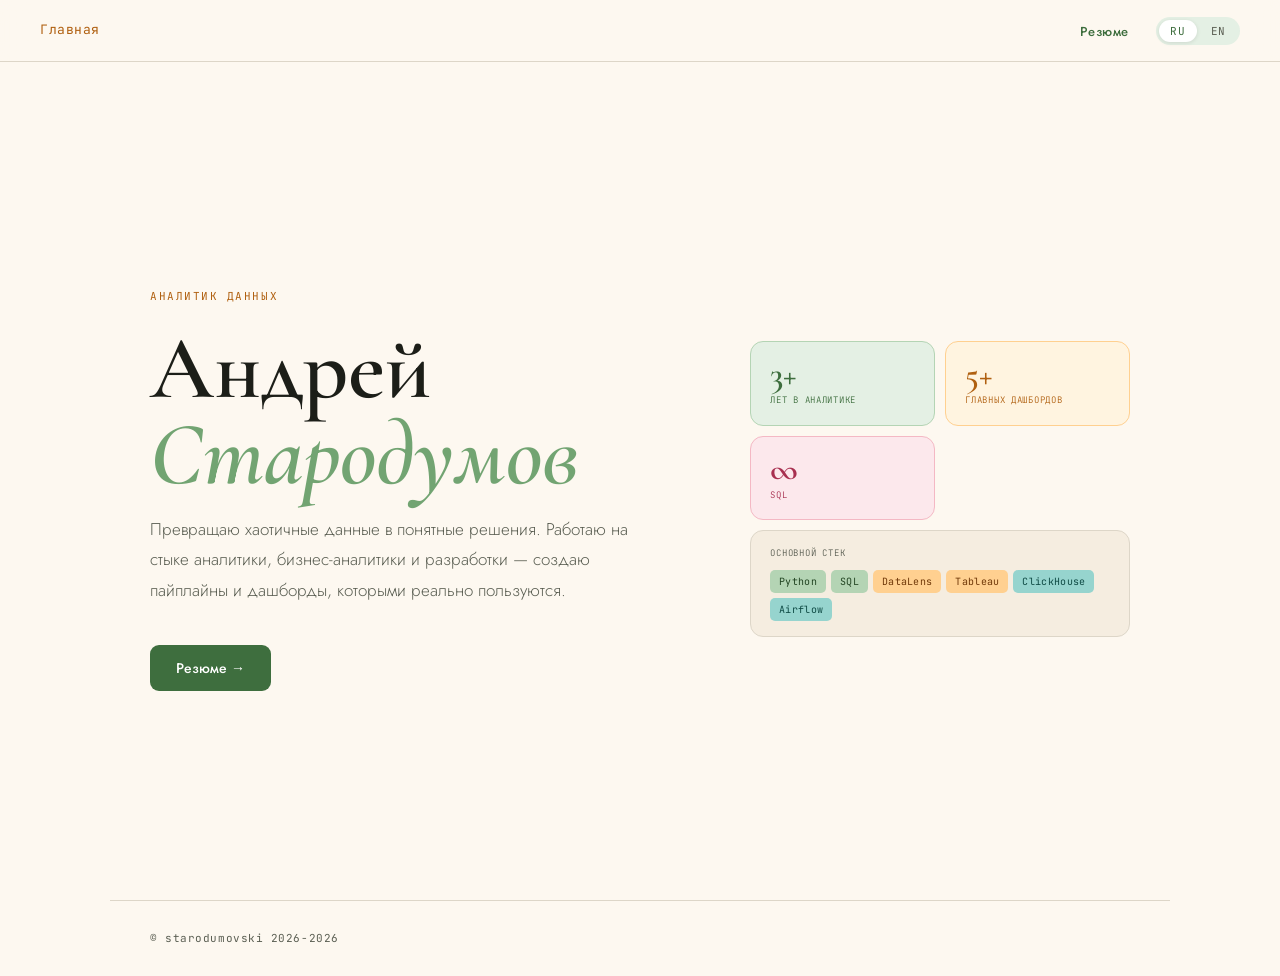
<file: index.html>
<!DOCTYPE html>
<html lang="ru">

<head>
    <meta charset="UTF-8">
    <meta name="viewport" content="width=device-width, initial-scale=1.0">
    <title>Starodumovski — Data Analyst</title>
    <link rel="preconnect" href="https://fonts.googleapis.com">
    <link rel="preconnect" href="https://fonts.gstatic.com" crossorigin>
    <link href="https://fonts.googleapis.com/css2?family=Cormorant+Garamond:ital,wght@0,400;0,600;1,400;1,600&family=Jost:wght@300;400;500;600&family=JetBrains+Mono:wght@300;400&display=swap" rel="stylesheet">
    <link rel="stylesheet" href="css/index.css">
</head>

<body>
<header id="header"></header>

<div class="hero">
  <div>
    <p class="hero-kicker"><span data-lang="en">Data Analyst</span><span data-lang="ru">Аналитик данных</span></p>
    <h1 class="hero-name" data-lang="en">Andrei <em>Starodumov</em></h1>
    <h1 class="hero-name" data-lang="ru">Андрей <em>Стародумов</em></h1>
    
    <p class="hero-bio" data-lang="en">I turn messy data into clear decisions. Working at the intersection of analytics, business intelligence, and engineering — building pipelines and dashboards that actually get used.</p>
    <p class="hero-bio" data-lang="ru">Превращаю хаотичные данные в понятные решения. Работаю на стыке аналитики, бизнес-аналитики и разработки — создаю пайплайны и дашборды, которыми реально пользуются.</p>
    <div class="hero-cta">
      <a href="resume.html" class="btn btn-dark"><span data-lang="en">Resume →</span><span data-lang="ru">Резюме →</span></a>
    </div>
  </div>
  <div class="hero-card">
    <div class="stat-grid">
      <div class="sblock g"><div class="sn">3+</div><div class="sl"><span data-lang="en">years in data</span><span data-lang="ru">лет в аналитике</span></div></div>
      <div class="sblock o"><div class="sn">5+</div><div class="sl"><span data-lang="en">main dashboards</span><span data-lang="ru">главных дашбордов</span></div></div>
      <div class="sblock r"><div class="sn">∞</div><div class="sl">SQL</div></div>
    </div>
    <div class="skills-block">
      <div class="skills-label"><span data-lang="en">Core stack</span><span data-lang="ru">Основной стек</span></div>
      <div class="chips">
        <span class="chip cg">Python</span>
        <span class="chip cg">SQL</span>
        <span class="chip co">DataLens</span>
        <span class="chip co">Tableau</span>
        <span class="chip ct">ClickHouse</span>
        <span class="chip ct">Airflow</span>
      </div>
    </div>
  </div>
</div>

<footer id="footer"></footer>

<script src="js/common.js"></script>
</body>
</html>
</file>
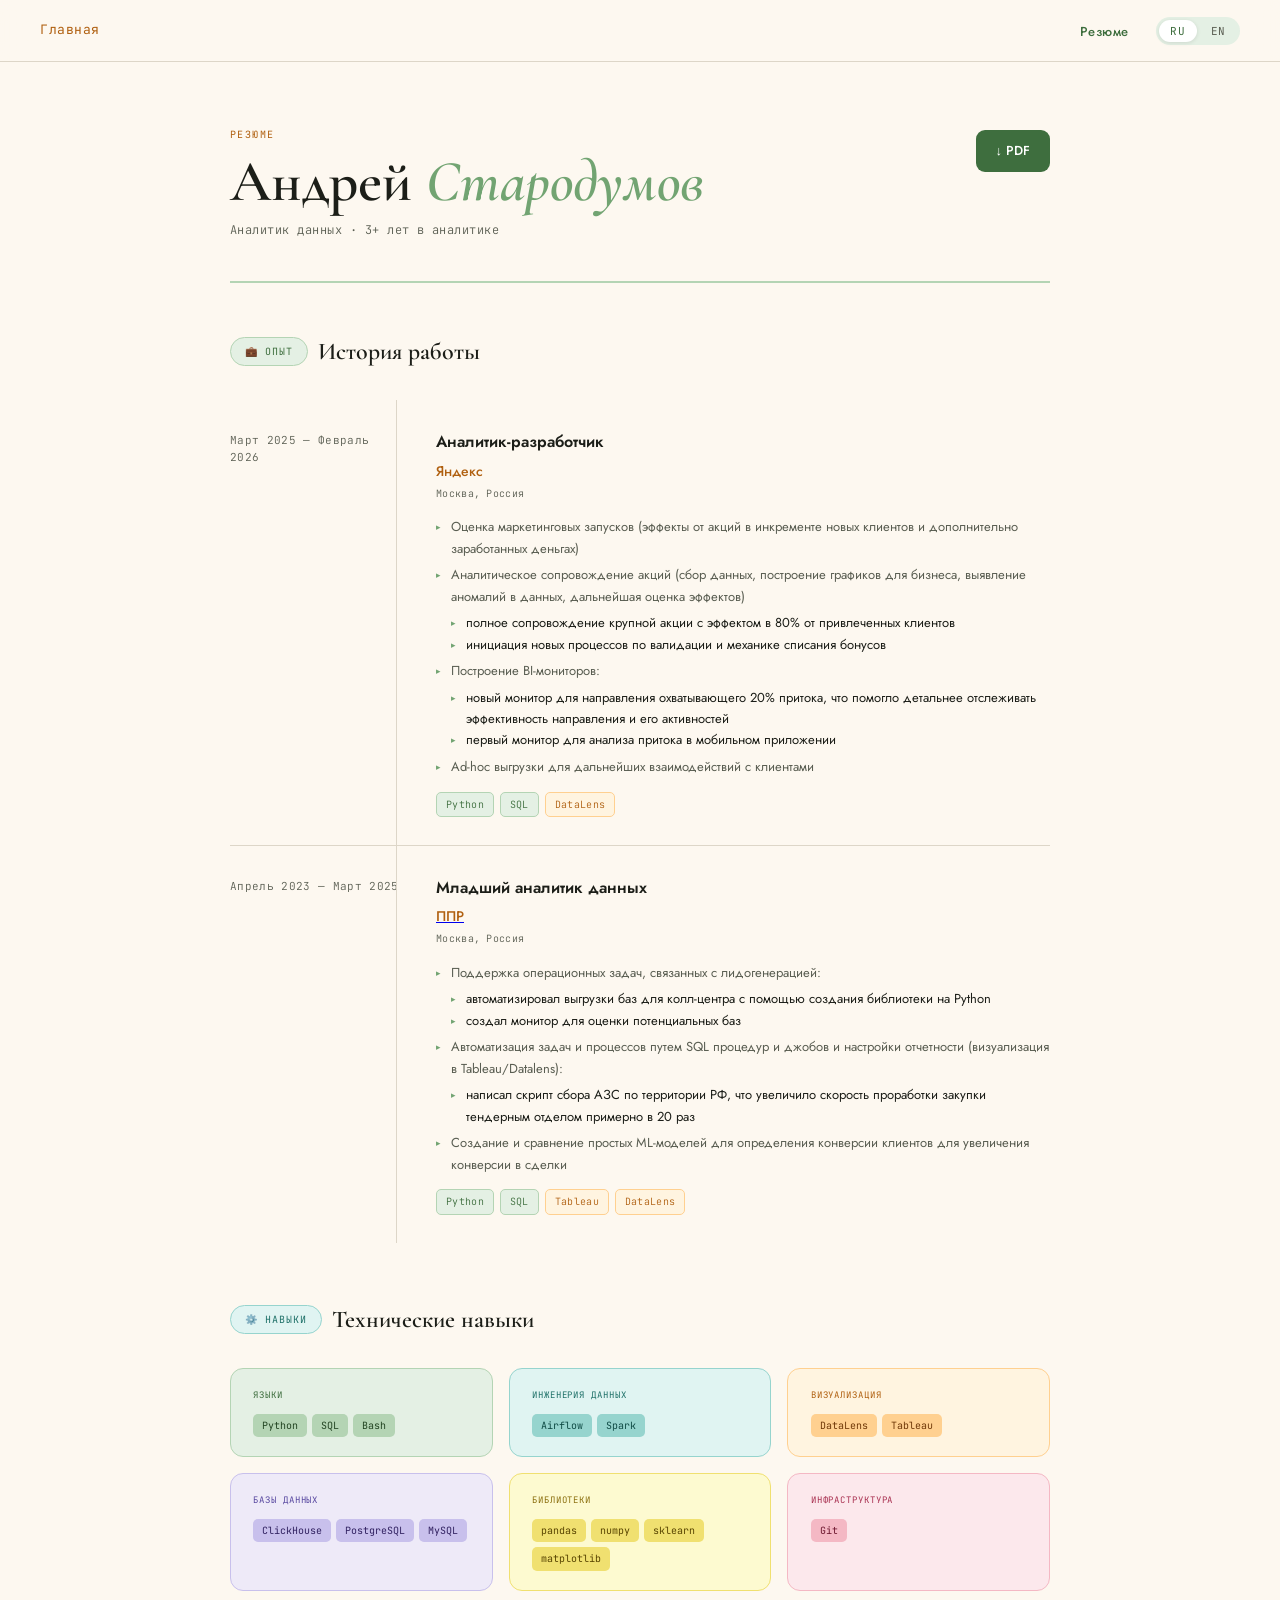
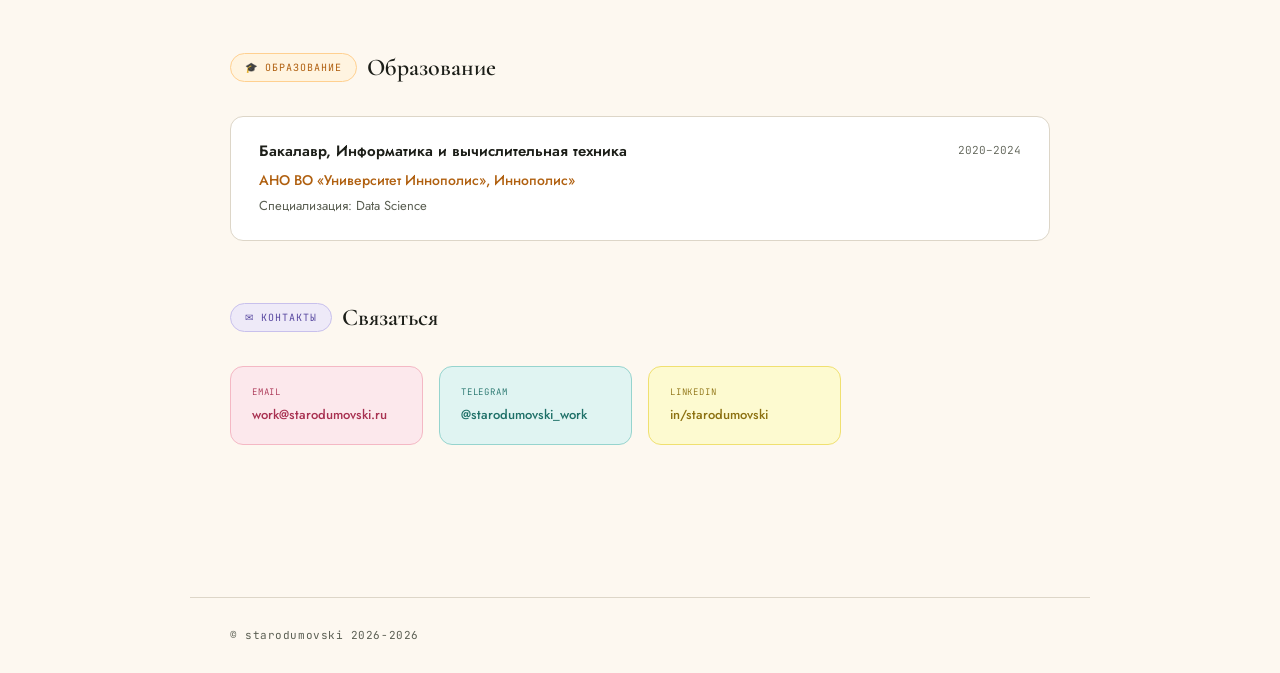
<file: resume.html>
<!DOCTYPE html>
<html lang="ru">
  
<head>
    <meta charset="UTF-8">
    <meta name="viewport" content="width=device-width, initial-scale=1.0">
    <title>Resume — Starodumovski</title>
    <link rel="preconnect" href="https://fonts.googleapis.com">
    <link rel="preconnect" href="https://fonts.gstatic.com" crossorigin>
    <link href="https://fonts.googleapis.com/css2?family=Cormorant+Garamond:ital,wght@0,400;0,600;1,400;1,600&family=Jost:wght@300;400;500;600&family=JetBrains+Mono:wght@300;400&display=swap" rel="stylesheet">
    <link rel="stylesheet" href="css/resume.css">
</head>

<body>
<!-- leave: HEADER -->
<header id="header"></header>

<div class="page">

  <div class="page-header">
    <div>
      <p class="ph-kicker"><span data-lang="en">Resume</span><span data-lang="ru">Резюме</span></p>
      <h1 data-lang="en">Andrei <em>Starodumov</em></h1><h1 data-lang="ru">Андрей <em>Стародумов</em></h1>
      <p class="ph-sub" data-lang="en">Data Analyst · 3+ years</p>
      <p class="ph-sub" data-lang="ru">Аналитик данных · 3+ лет в аналитике</p>
    </div>
    <a class="btn-dl" href="https://github.com/starodumovski/resume/blob/main/resume_ru.pdf?raw=true" data-lang="ru">↓ PDF</a>

  </div>

  <!-- EXPERIENCE -->
  <div class="sec">
    <div class="sec-head">
      <span class="sec-badge badge-g">💼 <span data-lang="en">Experience</span><span data-lang="ru">Опыт</span></span>
      <h2 class="sec-title"><span data-lang="en">Work History</span><span data-lang="ru">История работы</span></h2>
    </div>

    <!-- Яндекс -->
    <div class="entry">
      <div class="entry-period">
        <span data-lang="en">March</span><span data-lang="ru">Март</span> 2025 — <span data-lang="en">February</span><span data-lang="ru">Февраль</span> 2026
      </div>
      <div>
        <p class="entry-title"><span data-lang="en">Middle Data Analyst</span><span data-lang="ru">Аналитик-разработчик</span></p>
        <p class="entry-org" data-lang="en">Yandex</p><p class="entry-org" data-lang="ru">Яндекс</p>
        <p class="entry-loc"><span data-lang="en">Moscow, Russia</span><span data-lang="ru">Москва, Россия</span></p>
        <ul class="entry-bullets">
          <li data-lang="ru">Оценка маркетинговых запусков (эффекты от акций в инкременте новых клиентов и дополнительно заработанных деньгах)</li>
          <li data-lang="ru">Аналитическое сопровождение акций (сбор данных, построение графиков для бизнеса, выявление аномалий в данных, дальнейшая оценка эффектов)</li>
            <ul class="entry-bullets-sub">
              <li data-lang="ru">полное сопровождение крупной акции с эффектом в 80% от привлеченных клиентов</li>
              <li data-lang="ru">инициация новых процессов по валидации и механике списания бонусов</li>
            </ul>
          <li data-lang="ru">Построение BI-мониторов:</li>
          <ul class="entry-bullets-sub">
            <li data-lang="ru">новый монитор для направления охватывающего 20% притока, что помогло детальнее отслеживать эффективность направления и его активностей</li>
          <li data-lang="ru">первый монитор для анализа притока в мобильном приложении</li>
          </ul>
          <li data-lang="ru">Ad-hoc выгрузки для дальнейших взаимодействий с клиентами</li>
        </ul>
        <div class="entry-tags">
          <span class="tag tg">Python</span><span class="tag tg">SQL</span><span class="tag to">DataLens</span>
        </div>
      </div>
    </div>

    <!-- ППР -->
    <div class="entry">
      <div class="entry-period">
        <span data-lang="en">April</span><span data-lang="ru">Апрель</span> 2023 — <span data-lang="en">March</span><span data-lang="ru">Март</span> 2025
      </div>
      <div>
        <p class="entry-title"><span data-lang="en">Junior Data Analyst</span><span data-lang="ru">Младший аналитик данных</span></p>
        <a href="https://www.petrolplus.ru"><p class="entry-org" data-lang="en">PPR</p><p class="entry-org" data-lang="ru">ППР</p></a>
        <p class="entry-loc"><span data-lang="en">Moscow, Russia</span><span data-lang="ru">Москва, Россия</span></p>
        <ul class="entry-bullets">
          <li data-lang="ru">Поддержка операционных задач, связанных с лидогенерацией:</li>
          <ul class="entry-bullets-sub">
            <li data-lang="ru">автоматизировал выгрузки баз для колл-центра с помощью создания библиотеки на Python</li>
            <li data-lang="ru">создал монитор для оценки потенциальных баз</li>
          </ul>
          <li data-lang="ru">Автоматизация задач и процессов путем SQL процедур и джобов и настройки отчетности (визуализация в Tableau/Datalens):</li>
          <ul class="entry-bullets-sub">
            <li data-lang="ru">написал скрипт сбора АЗС по территории РФ, что увеличило скорость проработки закупки тендерным отделом примерно в 20 раз</li>
          </ul>
          <li data-lang="ru">Создание и сравнение простых ML-моделей для определения конверсии клиентов для увеличения конверсии в сделки</li>
        </ul>
        <div class="entry-tags">
          <span class="tag tg">Python</span><span class="tag tg">SQL</span>
          <span class="tag to">Tableau</span><span class="tag to">DataLens</span>
        </div>
      </div>
    </div>
  </div>

  <!-- SKILLS -->
  <div class="sec">
    <div class="sec-head">
      <span class="sec-badge badge-t">⚙️ <span data-lang="en">Skills</span><span data-lang="ru">Навыки</span></span>
      <h2 class="sec-title"><span data-lang="en">Technical Skills</span><span data-lang="ru">Технические навыки</span></h2>
    </div>
    <div class="skills-grid">
      <div class="skill-group sg-g">
        <p class="sg-title"><span data-lang="en">Languages</span><span data-lang="ru">Языки</span></p>
        <div class="sg-chips"><span class="sc">Python</span><span class="sc">SQL</span><span class="sc">Bash</span></div>
      </div>
      <div class="skill-group sg-t">
        <p class="sg-title"><span data-lang="en">Data Engineering</span><span data-lang="ru">Инженерия данных</span></p>
        <div class="sg-chips"><span class="sc">Airflow</span><span class="sc">Spark</span></div>
      </div>
      <div class="skill-group sg-o">
        <p class="sg-title"><span data-lang="en">Visualization</span><span data-lang="ru">Визуализация</span></p>
        <div class="sg-chips"><span class="sc">DataLens</span><span class="sc">Tableau</span></div>
      </div>
      <div class="skill-group sg-l">
        <p class="sg-title"><span data-lang="en">Databases</span><span data-lang="ru">Базы данных</span></p>
        <div class="sg-chips"><span class="sc">ClickHouse</span><span class="sc">PostgreSQL</span><span class="sc">MySQL</span></div>
      </div>
      <div class="skill-group sg-a">
        <p class="sg-title"><span data-lang="en">Python Libraries</span><span data-lang="ru">Библиотеки</span></p>
        <div class="sg-chips"><span class="sc">pandas</span><span class="sc">numpy</span><span class="sc">sklearn</span><span class="sc">matplotlib</span></div>
      </div>
      <div class="skill-group sg-r">
        <p class="sg-title"><span data-lang="en">DevOps / Infra</span><span data-lang="ru">Инфраструктура</span></p>
        <!-- <div class="sg-chips"><span class="sc">Docker</span><span class="sc">Git</span><span class="sc">Linux</span><span class="sc">CI/CD</span></div> -->
        <div class="sg-chips"><span class="sc">Git</span></div>
      </div>
    </div>
  </div>

  <!-- EDUCATION -->
  <div class="sec">
    <div class="sec-head">
      <span class="sec-badge badge-o">🎓 <span data-lang="en">Education</span><span data-lang="ru">Образование</span></span>
      <h2 class="sec-title"><span data-lang="en">Education</span><span data-lang="ru">Образование</span></h2>
    </div>
    <div class="edu-card">
      <div>
        <p class="edu-degree" data-lang="en">Bachelor of Computer Science and Engineering</p>
        <p class="edu-degree" data-lang="ru">Бакалавр, Информатика и вычислительная техника</p>
        <p class="edu-school" data-lang="en">Innopolis University, Innopolis</p>
        <p class="edu-school" data-lang="ru">АНО ВО «Университет Иннополис», Иннополис»</p>
        <p class="edu-detail" data-lang="en">Specialization: Data Science</p>
        <p class="edu-detail" data-lang="ru">Специализация: Data Science</p>
      </div>
      <p class="edu-year">2020–2024</p>
    </div>
  </div>

  <!-- CONTACTS -->
  <div class="sec">
    <div class="sec-head">
      <span class="sec-badge badge-l">✉ <span data-lang="en">Contact</span><span data-lang="ru">Контакты</span></span>
      <h2 class="sec-title"><span data-lang="en">Get in Touch</span><span data-lang="ru">Связаться</span></h2>
    </div>
    <div class="contacts-grid">
      <a href="mailto:work@starodumovski.ru" class="contact-card cc-em">
        <span class="cc-label">Email</span>
        <span class="cc-val">work@starodumovski.ru</span>
      </a>
      <a href="https://t.me/starodumovski_work" class="contact-card cc-tg">
        <span class="cc-label">Telegram</span>
        <span class="cc-val">@starodumovski_work</span>
      </a>
      <a href="https://linkedin.com/in/starodumovski" class="contact-card cc-li">
        <span class="cc-label">LinkedIn</span>
        <span class="cc-val">in/starodumovski</span>
      </a>
    </div>
  </div>

</div>

<footer id="footer"></footer>

<script src="js/common.js"></script>
</body>
</html>
</file>
<file: css/index.css>
:root{
  --bg:#fdf8f0; --bg2:#f5ede0; --surface:#fff;
  --g1:#e4f0e4; --g2:#b4d4b4; --g3:#72a472; --g4:#3e6e3e; --g5:#224422;
  --o1:#fff4e0; --o2:#ffd090; --o3:#e09040; --o4:#b06010; --o5:#703808;
  --t1:#e0f4f2; --t2:#96d4ce; --t3:#3ea8a0; --t4:#1e7068; --t5:#0e4a44;
  --r1:#fce8ec; --r2:#f4b8c4; --r3:#d8607a; --r4:#a83050; --r5:#6e1830;
  --l1:#eeeaf8; --l2:#c8c0ec; --l3:#8878cc; --l4:#5848a0; --l5:#302060;
  --a1:#fdfad0; --a2:#f0e070; --a3:#c8a818; --a4:#8c7010; --a5:#584400;
  --text:#1c1e18; --muted:#5a5e52; --faint:#ddd6c8;
  --serif:'Cormorant Garamond',serif; --sans:'Jost',sans-serif; --mono:'JetBrains Mono',monospace;
  --nav-h:62px; --r:13px;
}
*,*::before,*::after{margin:0;padding:0;box-sizing:border-box;}
html{scroll-behavior:smooth;}
body{background:var(--bg);color:var(--text);font-family:var(--sans);font-size:16px;line-height:1.72;-webkit-font-smoothing:antialiased;}

[data-lang]{display:none;}
span[data-lang]{display:none;}
body:not(.ru) [data-lang="en"]{display:block;}
body.ru [data-lang="ru"]{display:block;}
body:not(.ru) span[data-lang="en"]{display:inline;}
body.ru span[data-lang="ru"]{display:inline;}

.hero{max-width:1060px;margin:0 auto;padding:5rem 2.5rem 4rem;display:grid;grid-template-columns:1fr 380px;gap:4rem;align-items:center;min-height:calc(100vh - var(--nav-h));}
.hero-kicker{font-family:var(--mono);font-size:11px;color:var(--o4);letter-spacing:.14em;text-transform:uppercase;margin-bottom:1.25rem;}
.hero-name{font-family:var(--serif);font-size:clamp(52px,7vw,92px);font-weight:600;line-height:.96;color:var(--text);margin-bottom:1rem;}
.hero-name em{font-style:italic;color:var(--g3);display:block;}
.hero-role{font-family:var(--mono);font-size:12px;font-weight:300;color:var(--muted);letter-spacing:.05em;margin-bottom:2rem;}
.hero-bio{max-width:480px;font-size:17px;font-weight:300;color:var(--muted);line-height:1.8;margin-bottom:2.5rem;}
.hero-cta{display:flex;gap:12px;flex-wrap:wrap;}
.btn{display:inline-block;font-family:var(--sans);font-size:14px;font-weight:500;padding:11px 26px;border-radius:9px;text-decoration:none;transition:all .18s;cursor:pointer;border:none;}
.btn-dark{background:var(--g4);color:#fff;}
.btn-dark:hover{background:var(--g5);transform:translateY(-1px);}
.btn-outline{background:transparent;color:var(--text);border:1.5px solid var(--faint);}
.btn-outline:hover{border-color:var(--g3);}

/* HERO CARD */
.hero-card{display:flex;flex-direction:column;gap:10px;}
.stat-grid{display:grid;grid-template-columns:1fr 1fr;gap:10px;}
.sblock{border-radius:var(--r);padding:1rem 1.2rem;border:1.5px solid;}
.sblock.g{background:var(--g1);border-color:var(--g2);}
.sblock.o{background:var(--o1);border-color:var(--o2);}
.sblock.t{background:var(--t1);border-color:var(--t2);}
.sblock.r{background:var(--r1);border-color:var(--r2);}
.sblock.l{background:var(--l1);border-color:var(--l2);}
.sblock.a{background:var(--a1);border-color:var(--a2);}
.sn{font-family:var(--serif);font-size:34px;font-weight:600;line-height:1;margin-bottom:1px;}
.g .sn{color:var(--g4);} .o .sn{color:var(--o4);} .t .sn{color:var(--t4);} .r .sn{color:var(--r4);} .l .sn{color:var(--l4);} .a .sn{color:var(--a4);}
.sl{font-family:var(--mono);font-size:9px;font-weight:300;letter-spacing:.08em;text-transform:uppercase;}
.g .sl{color:var(--g4);} .o .sl{color:var(--o4);} .t .sl{color:var(--t4);} .r .sl{color:var(--r4);} .l .sl{color:var(--l4);} .a .sl{color:var(--a4);}
.skills-block{background:var(--bg2);border:1.5px solid var(--faint);border-radius:var(--r);padding:.9rem 1.2rem;}
.skills-label{font-family:var(--mono);font-size:9px;font-weight:300;letter-spacing:.09em;text-transform:uppercase;color:var(--muted);margin-bottom:.55rem;}
.chips{display:flex;flex-wrap:wrap;gap:5px;}
.chip{font-family:var(--mono);font-size:10px;padding:3px 9px;border-radius:5px;font-weight:400;letter-spacing:.03em;}
.cg{background:var(--g2);color:var(--g5);}
.co{background:var(--o2);color:var(--o5);}
.ct{background:var(--t2);color:var(--t5);}
.cl{background:var(--l2);color:var(--l5);}
.ca{background:var(--a2);color:var(--a5);}

/* QUICK CARDS */
.quick-nav{max-width:1060px;margin:0 auto;padding:0 2.5rem 4rem;display:grid;grid-template-columns:1fr 1fr;gap:1.25rem;}
.qcard{border-radius:18px;padding:2.25rem 2rem;text-decoration:none;display:block;transition:all .22s;position:relative;overflow:hidden;border:1.5px solid;}
.qcard-resume{background:var(--g1);border-color:var(--g2);}
.qcard-blog{background:var(--o1);border-color:var(--o2);}
.qcard:hover{transform:translateY(-3px);box-shadow:0 10px 36px rgba(0,0,0,.09);}
.qcard-icon{font-size:20px;width:48px;height:48px;border-radius:13px;display:flex;align-items:center;justify-content:center;margin-bottom:1rem;}
.qcard-resume .qcard-icon{background:var(--g2);}
.qcard-blog .qcard-icon{background:var(--o2);}
.qcard-label{font-family:var(--mono);font-size:10px;letter-spacing:.1em;text-transform:uppercase;margin-bottom:.4rem;}
.qcard-resume .qcard-label{color:var(--g4);}
.qcard-blog .qcard-label{color:var(--o4);}
.qcard-title{font-family:var(--serif);font-size:28px;font-weight:600;margin-bottom:.6rem;}
.qcard-resume .qcard-title{color:var(--g5);}
.qcard-blog .qcard-title{color:var(--o5);}
.qcard-desc{font-size:14px;line-height:1.65;}
.qcard-resume .qcard-desc{color:var(--g4);}
.qcard-blog .qcard-desc{color:var(--o4);}
.qcard-arrow{position:absolute;bottom:1.75rem;right:1.75rem;font-size:20px;transition:transform .22s;}
.qcard-resume .qcard-arrow{color:var(--g3);}
.qcard-blog .qcard-arrow{color:var(--o3);}
.qcard:hover .qcard-arrow{transform:translate(3px,-3px);}

/* CONTACT STRIP */
.contacts-strip{max-width:1060px;margin:0 auto;padding:0 2.5rem 5rem;display:flex;gap:10px;flex-wrap:wrap;}
.clink{display:flex;align-items:center;gap:8px;padding:.65rem 1.1rem;border-radius:10px;text-decoration:none;font-size:13px;font-weight:500;transition:all .18s;border:1.5px solid;}
.cl-tg{background:var(--t1);border-color:var(--t2);color:var(--t4);}
.cl-tg:hover{background:var(--t2);}
.cl-gh{background:var(--l1);border-color:var(--l2);color:var(--l4);}
.cl-gh:hover{background:var(--l2);}
.cl-li{background:var(--a1);border-color:var(--a2);color:var(--a4);}
.cl-li:hover{background:var(--a2);}
.cl-em{background:var(--r1);border-color:var(--r2);color:var(--r4);}
.cl-em:hover{background:var(--r2);}

footer{border-top:1px solid var(--faint);padding:1.75rem 2.5rem;display:flex;justify-content:space-between;align-items:center;font-family:var(--mono);font-size:11px;color:var(--muted);letter-spacing:.05em;max-width:1060px;margin:0 auto;}
footer a{color:var(--g4);text-decoration:none;}
footer a:hover{color:var(--o4);}

@media(max-width:860px){.hero{grid-template-columns:1fr;gap:2.5rem;padding-top:3rem;min-height:auto;}.stat-grid{grid-template-columns:repeat(4,1fr);}.quick-nav{grid-template-columns:1fr;}}
@media(max-width:640px){nav{padding:0 1.25rem;}.hero{padding:2.5rem 1.25rem 3rem;}.quick-nav,.contacts-strip{padding-left:1.25rem;padding-right:1.25rem;}.quick-nav{grid-template-columns:1fr;}.stat-grid{grid-template-columns:1fr 1fr;}footer{padding:1.5rem 1.25rem;flex-direction:column;gap:.5rem;text-align:center;}}
</file>
<file: css/resume.css>
:root{
  --bg:#fdf8f0; --bg2:#f5ede0; --surface:#fff;
  --g1:#e4f0e4; --g2:#b4d4b4; --g3:#72a472; --g4:#3e6e3e; --g5:#224422;
  --o1:#fff4e0; --o2:#ffd090; --o3:#e09040; --o4:#b06010; --o5:#703808;
  --t1:#e0f4f2; --t2:#96d4ce; --t3:#3ea8a0; --t4:#1e7068; --t5:#0e4a44;
  --r1:#fce8ec; --r2:#f4b8c4; --r3:#d8607a; --r4:#a83050; --r5:#6e1830;
  --l1:#eeeaf8; --l2:#c8c0ec; --l3:#8878cc; --l4:#5848a0; --l5:#302060;
  --a1:#fdfad0; --a2:#f0e070; --a3:#c8a818; --a4:#8c7010; --a5:#584400;
  --text:#1c1e18; --muted:#5a5e52; --faint:#ddd6c8;
  --serif:'Cormorant Garamond',serif; --sans:'Jost',sans-serif; --mono:'JetBrains Mono',monospace;
  --nav-h:62px; --r:13px;
}
*,*::before,*::after{margin:0;padding:0;box-sizing:border-box;}
html{scroll-behavior:smooth;}
body{background:var(--bg);color:var(--text);font-family:var(--sans);font-size:16px;line-height:1.72;-webkit-font-smoothing:antialiased;}

[data-lang]{display:none;}
span[data-lang]{display:none;}
a[data-lang]{display:none;}
body:not(.ru) [data-lang="en"]{display:block;}
body.ru [data-lang="ru"]{display:block;}
body:not(.ru) span[data-lang="en"]{display:inline;}
body.ru span[data-lang="ru"]{display:inline;}
body.ru a[data-lang="ru"]{display:inline;}

/* PAGE */
.page{max-width:900px;margin:0 auto;padding:4rem 2.5rem 6rem;}

/* HEADER */
.page-header{display:flex;justify-content:space-between;align-items:flex-start;gap:2rem;margin-bottom:3rem;padding-bottom:2.5rem;border-bottom:2px solid var(--g2);}
.ph-kicker{font-family:var(--mono);font-size:10px;color:var(--o4);letter-spacing:.14em;text-transform:uppercase;margin-bottom:.6rem;}
h1{font-family:var(--serif);font-size:clamp(36px,5vw,58px);font-weight:600;line-height:1;color:var(--text);margin-bottom:.6rem;}
h1 em{font-style:italic;color:var(--g3);}
.ph-sub{font-family:var(--mono);font-size:12px;font-weight:300;color:var(--muted);letter-spacing:.04em;}

.btn-dl{display:inline-flex;align-items:center;gap:7px;font-family:var(--sans);font-size:13px;font-weight:500;background:var(--g4);color:#fff;text-decoration:none;padding:10px 20px;border-radius:9px;white-space:nowrap;transition:all .18s;border:none;cursor:pointer;flex-shrink:0;margin-top:4px;}
.btn-dl:hover{background:var(--g5);transform:translateY(-1px);}

/* SECTION */
.sec{margin-bottom:3.5rem;}
.sec-head{display:flex;align-items:center;gap:10px;margin-bottom:1.75rem;}
.sec-badge{font-family:var(--mono);font-size:10px;font-weight:400;letter-spacing:.1em;text-transform:uppercase;padding:5px 14px;border-radius:20px;}
.badge-g{background:var(--g1);color:var(--g4);border:1px solid var(--g2);}
.badge-o{background:var(--o1);color:var(--o4);border:1px solid var(--o2);}
.badge-t{background:var(--t1);color:var(--t4);border:1px solid var(--t2);}
.badge-l{background:var(--l1);color:var(--l4);border:1px solid var(--l2);}
.sec-title{font-family:var(--serif);font-size:24px;font-weight:600;color:var(--text);}

/* EXPERIENCE */
.entry{display:grid;grid-template-columns:170px 1fr;gap:0 2.25rem;padding:1.75rem 0;border-bottom:1px solid var(--faint);position:relative;}
.entry:last-child{border-bottom:none;}
.entry::before{content:'';position:absolute;left:166px;top:0;bottom:0;width:1px;background:var(--faint);}

.entry-period{font-family:var(--mono);font-size:11px;font-weight:300;color:var(--muted);letter-spacing:.03em;line-height:1.5;padding-top:4px;}
.entry-now{display:inline-block;margin-top:7px;font-family:var(--mono);font-size:9px;font-weight:400;background:var(--g1);color:var(--g4);border:1px solid var(--g2);border-radius:5px;padding:2px 8px;letter-spacing:.07em;text-transform:uppercase;}

.entry-title{font-size:16px;font-weight:600;color:var(--text);margin-bottom:3px;}
.entry-org{font-size:14px;font-weight:500;color:var(--o4);margin-bottom:2px;}
.entry-loc{font-family:var(--mono);font-size:10px;font-weight:300;color:var(--muted);margin-bottom:.9rem;letter-spacing:.03em;}
.entry-desc{font-size:14px;color:var(--muted);line-height:1.72;margin-bottom:.9rem;}

.entry-bullets{list-style:none;display:flex;flex-direction:column;gap:5px;margin-bottom:.9rem;}
.entry-bullets li{font-size:13px;color:var(--muted);line-height:1.65;padding-left:15px;position:relative;}
.entry-bullets li::before{content:'▸';position:absolute;left:0;color:var(--g3);font-size:9px;top:4px;}
/* .entry-bullets-sub{list-style:none;display:flex;flex-direction:column;gap:5px;margin-bottom:.9rem;} */
.entry-bullets-sub li{font-size:13px;color:var(--text);line-height:1.65;padding-left:30px;position:relative;}
.entry-bullets-sub li::before{content:'▸';position:absolute;left:0;color:var(--g3);font-size:9px;top:4px;padding-left:15px;}

.entry-tags{display:flex;flex-wrap:wrap;gap:6px;margin-top:.25rem;}
.tag{font-family:var(--mono);font-size:10px;font-weight:300;padding:3px 9px;border-radius:5px;letter-spacing:.03em;}
.tg{background:var(--g1);color:var(--g4);border:1px solid var(--g2);}
.to{background:var(--o1);color:var(--o4);border:1px solid var(--o2);}
.tt{background:var(--t1);color:var(--t4);border:1px solid var(--t2);}
.tl{background:var(--l1);color:var(--l4);border:1px solid var(--l2);}
.ta{background:var(--a1);color:var(--a4);border:1px solid var(--a2);}
.tr{background:var(--r1);color:var(--r4);border:1px solid var(--r2);}

/* SKILLS GRID */
.skills-grid{display:grid;grid-template-columns:repeat(3,1fr);gap:1rem;}
.skill-group{border-radius:var(--r);padding:1.2rem 1.4rem;border:1.5px solid;}
.sg-g{background:var(--g1);border-color:var(--g2);}
.sg-o{background:var(--o1);border-color:var(--o2);}
.sg-t{background:var(--t1);border-color:var(--t2);}
.sg-l{background:var(--l1);border-color:var(--l2);}
.sg-a{background:var(--a1);border-color:var(--a2);}
.sg-r{background:var(--r1);border-color:var(--r2);}
.sg-title{font-family:var(--mono);font-size:9px;font-weight:400;letter-spacing:.1em;text-transform:uppercase;margin-bottom:.65rem;}
.sg-g .sg-title{color:var(--g4);}
.sg-o .sg-title{color:var(--o4);}
.sg-t .sg-title{color:var(--t4);}
.sg-l .sg-title{color:var(--l4);}
.sg-a .sg-title{color:var(--a4);}
.sg-r .sg-title{color:var(--r4);}
.sg-chips{display:flex;flex-wrap:wrap;gap:5px;}
.sc{font-family:var(--mono);font-size:10px;font-weight:400;border-radius:5px;padding:3px 9px;}
.sg-g .sc{background:var(--g2);color:var(--g5);}
.sg-o .sc{background:var(--o2);color:var(--o5);}
.sg-t .sc{background:var(--t2);color:var(--t5);}
.sg-l .sc{background:var(--l2);color:var(--l5);}
.sg-a .sc{background:var(--a2);color:var(--a5);}
.sg-r .sc{background:var(--r2);color:var(--r5);}

/* EDUCATION */
.edu-card{background:var(--surface);border:1.5px solid var(--faint);border-radius:var(--r);padding:1.4rem 1.75rem;margin-bottom:1rem;display:flex;justify-content:space-between;align-items:flex-start;gap:1.5rem;transition:border-color .18s;}
.edu-card:hover{border-color:var(--g2);}
.edu-card:last-child{margin-bottom:0;}
.edu-degree{font-size:15px;font-weight:600;color:var(--text);margin-bottom:3px;}
.edu-school{font-size:14px;font-weight:500;color:var(--o4);margin-bottom:3px;}
.edu-detail{font-size:13px;color:var(--muted);}
.edu-year{font-family:var(--mono);font-size:11px;font-weight:300;color:var(--muted);white-space:nowrap;flex-shrink:0;padding-top:2px;}

/* CONTACTS */
.contacts-grid{display:grid;grid-template-columns:repeat(4,1fr);gap:1rem;}
.contact-card{border-radius:var(--r);padding:1.1rem 1.3rem;text-decoration:none;display:flex;flex-direction:column;gap:4px;transition:all .18s;border:1.5px solid;}
.cc-tg{background:var(--t1);border-color:var(--t2);}
.cc-tg:hover{background:var(--t2);transform:translateY(-2px);}
.cc-li{background:var(--a1);border-color:var(--a2);}
.cc-li:hover{background:var(--a2);transform:translateY(-2px);}
.cc-gh{background:var(--l1);border-color:var(--l2);}
.cc-gh:hover{background:var(--l2);transform:translateY(-2px);}
.cc-em{background:var(--r1);border-color:var(--r2);}
.cc-em:hover{background:var(--r2);transform:translateY(-2px);}
.cc-label{font-family:var(--mono);font-size:9px;font-weight:300;letter-spacing:.1em;text-transform:uppercase;}
.cc-tg .cc-label{color:var(--t4);}
.cc-li .cc-label{color:var(--a4);}
.cc-gh .cc-label{color:var(--l4);}
.cc-em .cc-label{color:var(--r4);}
.cc-val{font-size:13px;font-weight:500;}
.cc-tg .cc-val{color:var(--t4);}
.cc-li .cc-val{color:var(--a4);}
.cc-gh .cc-val{color:var(--l4);}
.cc-em .cc-val{color:var(--r4);}

/* DIVIDER */
.divider{border:none;border-top:1px solid var(--faint);margin:2rem 0;}

footer{border-top:1px solid var(--faint);padding:1.75rem 2.5rem;display:flex;justify-content:space-between;align-items:center;font-family:var(--mono);font-size:11px;color:var(--muted);letter-spacing:.05em;max-width:900px;margin:0 auto;}
footer a{color:var(--g4);text-decoration:none;}
footer a:hover{color:var(--o4);}

@media(max-width:720px){
  .skills-grid{grid-template-columns:1fr 1fr;}
  .contacts-grid{grid-template-columns:1fr 1fr;}
  .entry{grid-template-columns:1fr;}
  .entry::before{display:none;}
  .page-header{flex-direction:column;}
}
@media(max-width:520px){
  nav{padding:0 1.25rem;}
  .page{padding:2.5rem 1.25rem 4rem;}
  .skills-grid{grid-template-columns:1fr;}
  .contacts-grid{grid-template-columns:1fr 1fr;}
  footer{padding:1.5rem 1.25rem;flex-direction:column;gap:.5rem;text-align:center;}
}
</file>
